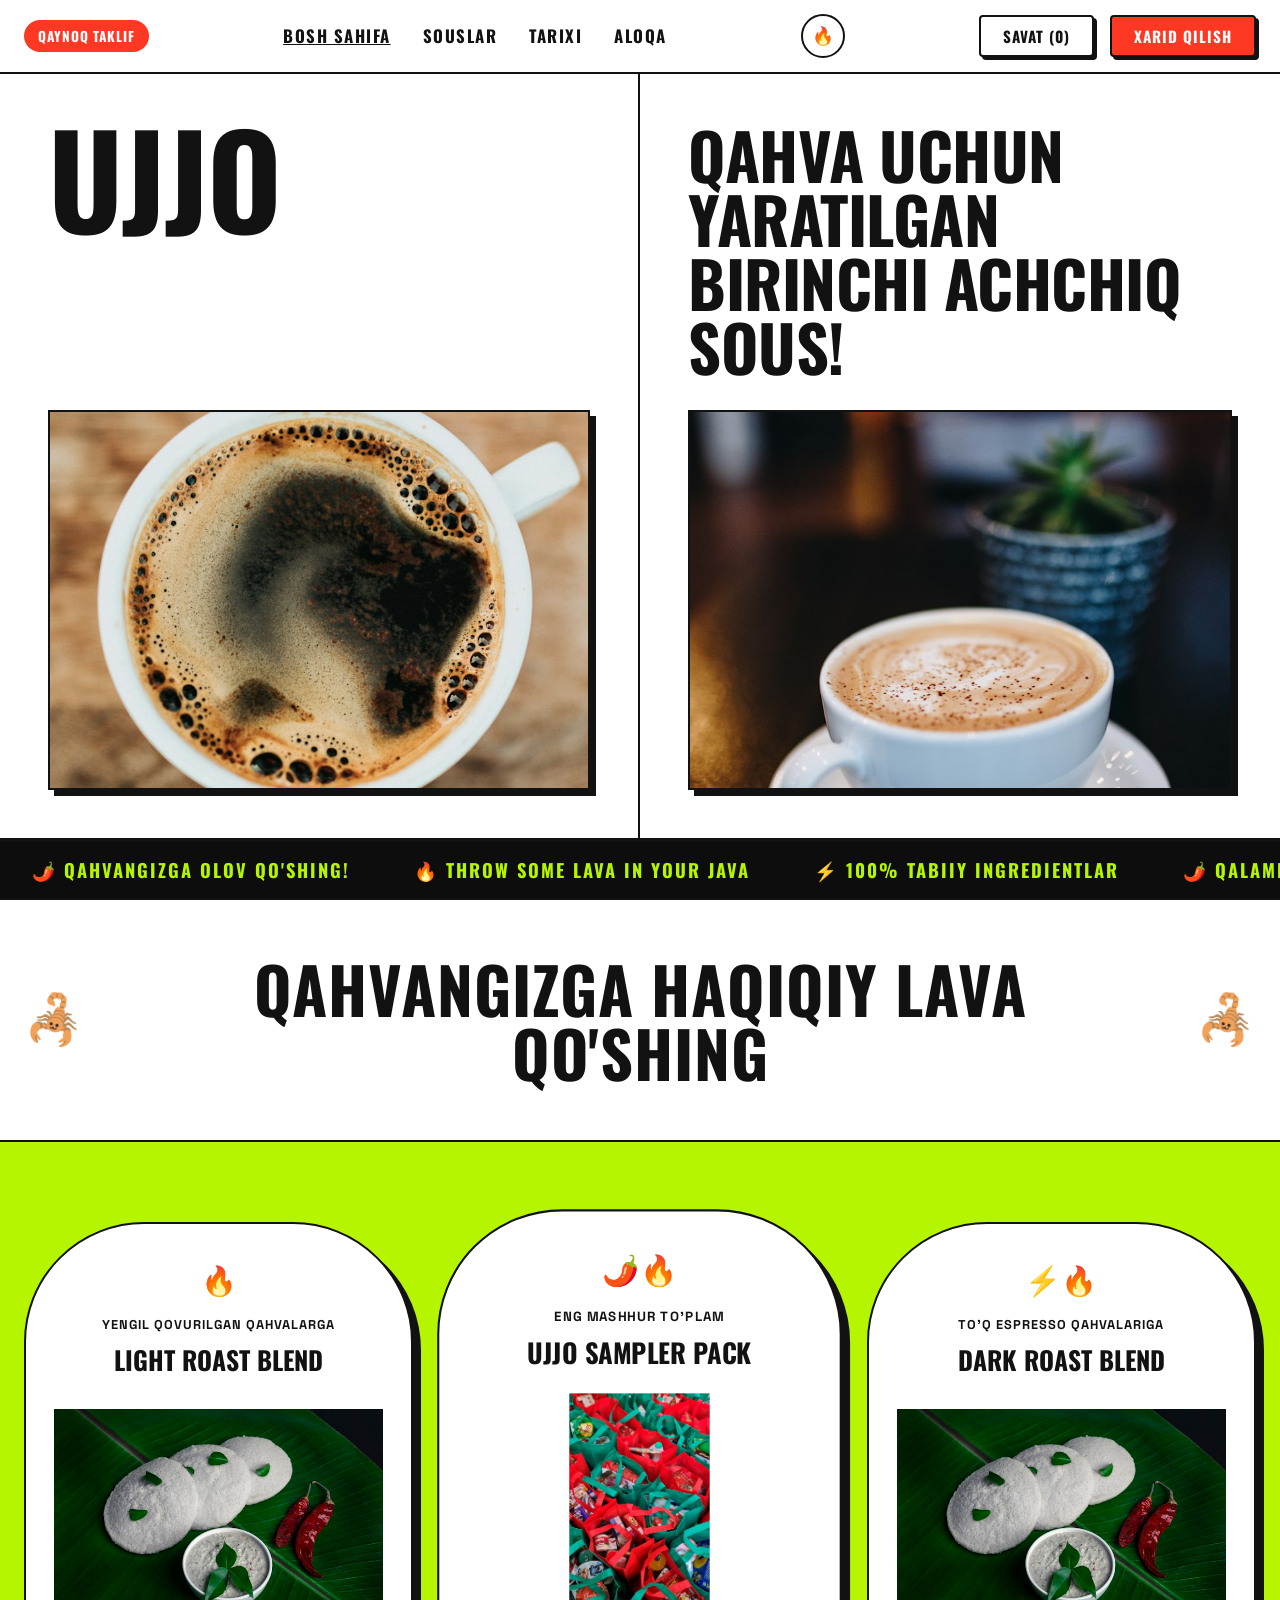
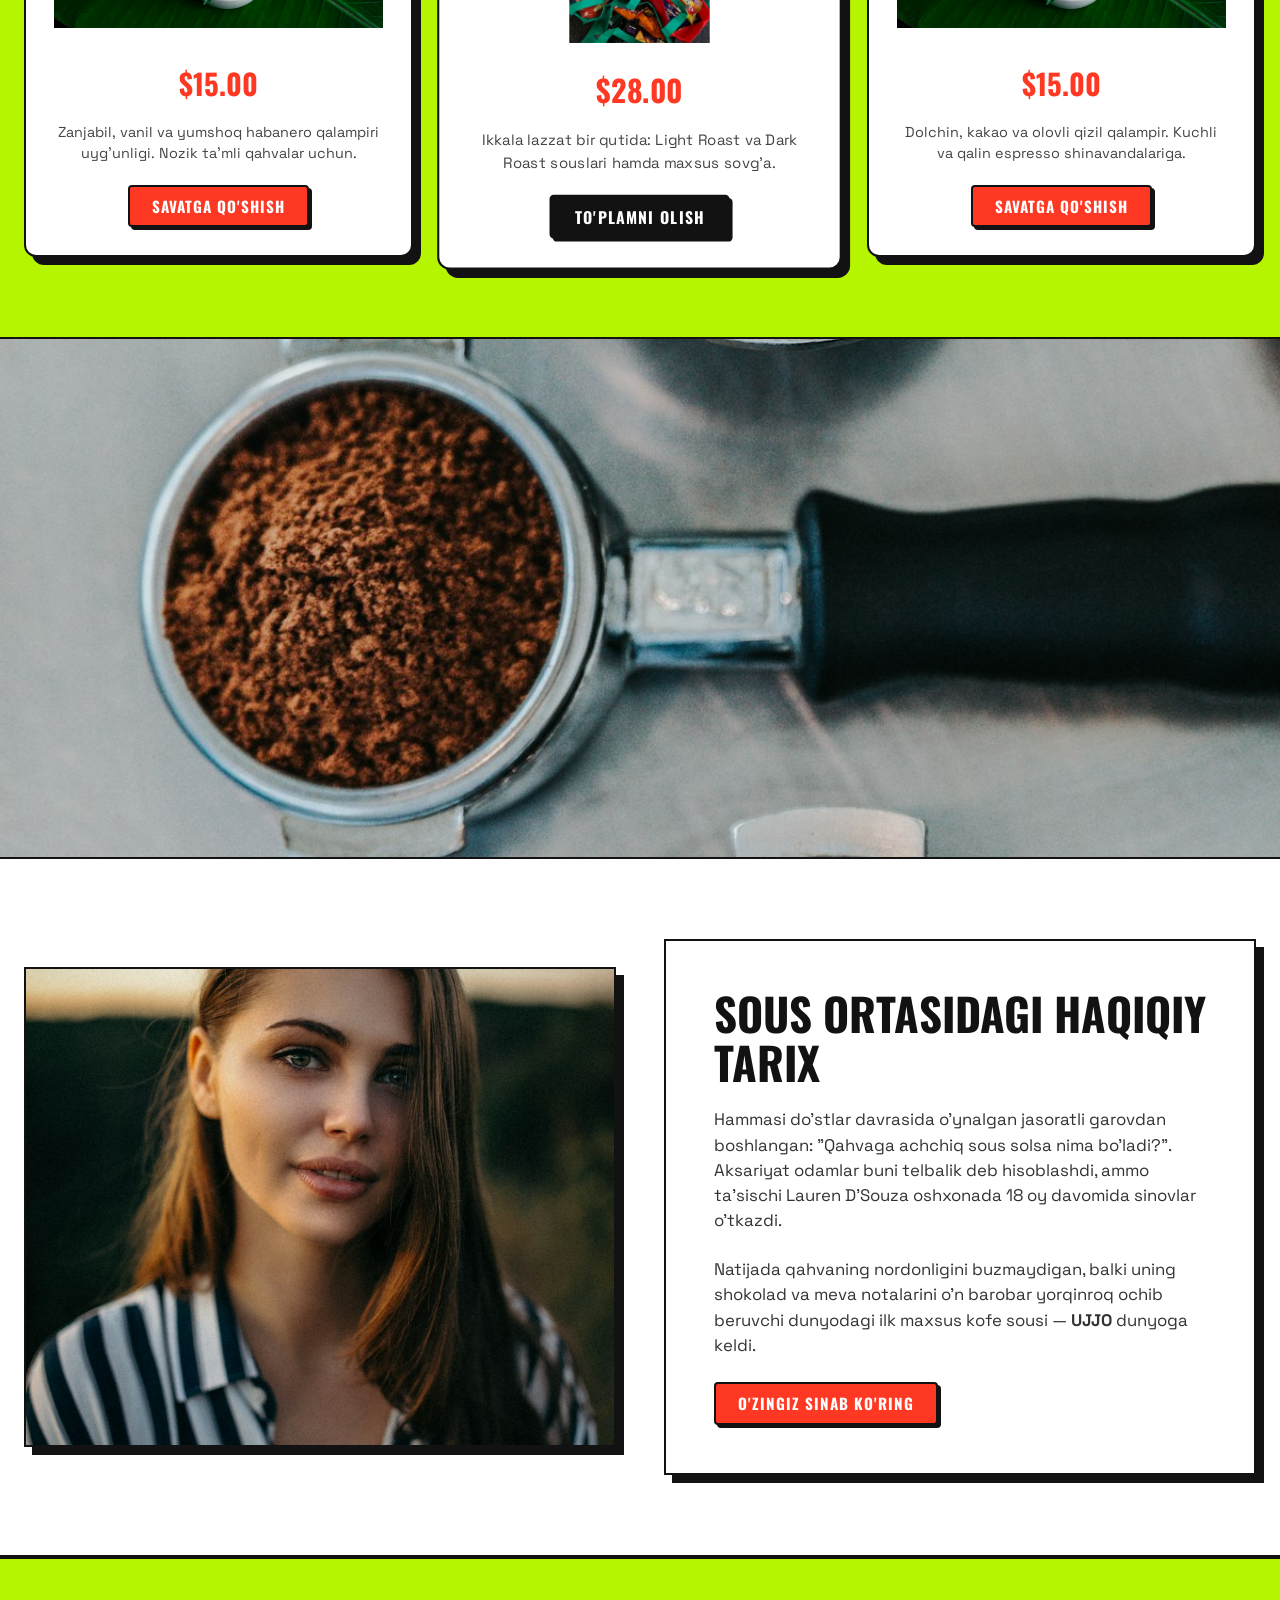
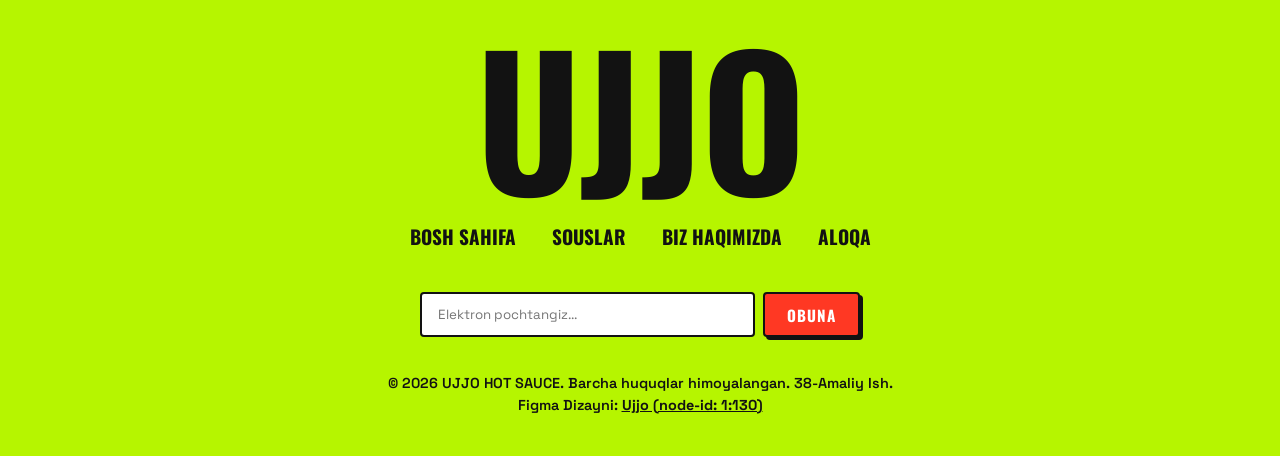
<file: index.html>
<!DOCTYPE html>
<html lang="uz">
<head>
  <meta charset="UTF-8">
  <meta name="viewport" content="width=device-width, initial-scale=1.0">
  <title>UJJO — Qahva Uchun Maxsus Yaratilgan Birinchi Achchiq Sous</title>
  <meta name="description" content="Eksklyuziv achchiq sous — qahvangizga haqiqiy lava qo'shing! Tabiiy xushbo'y qalampir va vanilli karamel uyg'unligi — UJJO (38-Amaliy Ish).">
  
  <link rel="preconnect" href="https://fonts.googleapis.com">
  <link rel="preconnect" href="https://fonts.gstatic.com" crossorigin>
  <link href="https://fonts.googleapis.com/css2?family=Oswald:wght@600;700;800;900&family=Space+Grotesk:wght@500;700&display=swap" rel="stylesheet">
  
  <link rel="stylesheet" href="css/styles.css">
  <link rel="icon" type="image/png" href="figma_preview.png">
</head>
<body>

  <!-- SAYT SARLAVHASI (HEADER) -->
  <header class="site-header">
    <div class="container header-inner">
      <div class="badge-pill">Qaynoq Taklif</div>

      <ul class="header-nav">
        <li><a href="index.html" style="text-decoration: underline; font-weight: 700;">Bosh sahifa</a></li>
        <li><a href="shop.html">Souslar</a></li>
        <li><a href="story.html">Tarixi</a></li>
        <li><a href="contact.html">Aloqa</a></li>
      </ul>

      <div class="rotating-medal">🔥</div>

      <div style="display: flex; gap: 16px; align-items: center;">
        <button id="ujjoCartBtn" class="btn-shop" style="background: #ffffff; color: #121212;">Savat (0)</button>
        <a href="#sauces" class="btn-shop">Xarid qilish</a>
      </div>
    </div>
  </header>

  <main>
    <!-- HERO SECTION -->
    <section class="hero-section">
      <div class="hero-grid">
        <div class="hero-left">
          <div class="brand-giant-wordmark">UJJO</div>
          <div class="hero-img-box">
            <img src="assets/hero-bottle-table.jpg" alt="Ujjo qahva stolidagi sous shishasi">
          </div>
        </div>

        <div class="hero-right">
          <h1 class="hero-tagline">
            QAHVA UCHUN YARATILGAN BIRINCHI ACHCHIQ SOUS!
          </h1>
          <div class="hero-img-box">
            <img src="assets/hero-bottle-hand.jpg" alt="Ujjo shishasi qo'lda">
          </div>
        </div>
      </div>
    </section>

    <!-- HARAKATLANUVCHI MARQUEE LENTA -->
    <div class="ticker-wrap">
      <div class="ticker-move">
        <div class="ticker-item">🌶️ QAHVANGIZGA OLOV QO'SHING!</div>
        <div class="ticker-item">🔥 THROW SOME LAVA IN YOUR JAVA</div>
        <div class="ticker-item">⚡ 100% TABIIY INGREDIENTLAR</div>
        <div class="ticker-item">🌶️ QALAMPIR VA KARAMEL UYG'UNLIGI</div>
        <div class="ticker-item">🔥 QAHVANGIZGA OLOV QO'SHING!</div>
        <div class="ticker-item">⚡ THROW SOME LAVA IN YOUR JAVA</div>
      </div>
    </div>

    <!-- BANNER: THROW SOME LAVA -->
    <section class="lava-banner">
      <div class="scorpion-icon">🦂</div>
      <h2 class="lava-title">QAHVANGIZGA HAQIQIY LAVA QO'SHING</h2>
      <div class="scorpion-icon">🦂</div>
    </section>

    <!-- MAHSULOTLAR VITRINASI (LIME SECTION) -->
    <section id="sauces" class="products-section">
      <div class="container">
        <div class="products-grid">
          <!-- CARD 1 -->
          <div class="product-arch-card">
            <div class="card-top-icon">🔥</div>
            <span class="card-category">Yengil Qovurilgan Qahvalarga</span>
            <h3 class="card-title">LIGHT ROAST BLEND</h3>
            <div class="card-thumb">
              <img src="assets/product-light.jpg" alt="Light Roast Blend">
            </div>
            <div class="card-price">$15.00</div>
            <p style="font-size: 0.9rem; margin-bottom: 20px; color: #444;">
              Zanjabil, vanil va yumshoq habanero qalampiri uyg'unligi. Nozik ta'mli qahvalar uchun.
            </p>
            <button class="btn-shop buy-btn" data-product="Light Roast Blend" data-price="15.00">
              Savatga Qo'shish
            </button>
          </div>

          <!-- CARD 2 -->
          <div class="product-arch-card" style="transform: scale(1.04);">
            <div class="card-top-icon">🌶️🔥</div>
            <span class="card-category">Eng Mashhur To'plam</span>
            <h3 class="card-title">UJJO SAMPLER PACK</h3>
            <div class="card-thumb">
              <img src="assets/product-sampler.jpg" alt="Ujjo Sampler Pack">
            </div>
            <div class="card-price">$28.00</div>
            <p style="font-size: 0.9rem; margin-bottom: 20px; color: #444;">
              Ikkala lazzat bir qutida: Light Roast va Dark Roast souslari hamda maxsus sovg'a.
            </p>
            <button class="btn-shop buy-btn" data-product="Ujjo Sampler Pack" data-price="28.00" style="background: #121212; color: #ffffff;">
              To'plamni Olish
            </button>
          </div>

          <!-- CARD 3 -->
          <div class="product-arch-card">
            <div class="card-top-icon">⚡🔥</div>
            <span class="card-category">To'q Espresso Qahvalariga</span>
            <h3 class="card-title">DARK ROAST BLEND</h3>
            <div class="card-thumb">
              <img src="assets/product-dark.jpg" alt="Dark Roast Blend">
            </div>
            <div class="card-price">$15.00</div>
            <p style="font-size: 0.9rem; margin-bottom: 20px; color: #444;">
              Dolchin, kakao va olovli qizil qalampir. Kuchli va qalin espresso shinavandalariga.
            </p>
            <button class="btn-shop buy-btn" data-product="Dark Roast Blend" data-price="15.00">
              Savatga Qo'shish
            </button>
          </div>
        </div>
      </div>
    </section>

    <!-- HARAKATDAGI QUYILISH SHOTI (ACTION SHOT) -->
    <section class="action-shot-section">
      <img src="assets/pouring-coffee.jpg" alt="Ujjo sousini qaynoq qahvaga quyish jarayoni">
    </section>

    <!-- SOUS TARIXI (THE STORY BEHIND THE SAUCE) -->
    <section id="story" class="story-section">
      <div class="container story-grid">
        <div class="story-media">
          <img src="assets/founder.jpg" alt="Lauren D'Souza — Ujjo Ta'sischisi">
        </div>

        <div class="story-box-frame">
          <h2 class="story-title">SOUS ORTASIDAGI HAQIQIY TARIX</h2>
          <p class="story-desc">
            Hammasi do'stlar davrasida o'ynalgan jasoratli garovdan boshlangan: "Qahvaga achchiq sous solsa nima bo'ladi?". Aksariyat odamlar buni telbalik deb hisoblashdi, ammo ta'sischi Lauren D'Souza oshxonada 18 oy davomida sinovlar o'tkazdi.
          </p>
          <p class="story-desc">
            Natijada qahvaning nordonligini buzmaydigan, balki uning shokolad va meva notalarini o'n barobar yorqinroq ochib beruvchi dunyodagi ilk maxsus kofe sousi — <strong>UJJO</strong> dunyoga keldi.
          </p>
          <a href="#sauces" class="btn-shop" style="display: inline-block;">O'zingiz Sinab Ko'ring</a>
        </div>
      </div>
    </section>
  </main>

  <!-- GIGANT LIME FUTER (FOOTER) -->
  <footer id="footer" class="site-footer">
    <div class="container">
      <div class="giant-footer-logo">UJJO</div>

      <ul class="footer-nav">
        <li><a href="index.html">Bosh sahifa</a></li>
        <li><a href="shop.html">Souslar</a></li>
        <li><a href="story.html">Biz Haqimizda</a></li>
        <li><a href="contact.html">Aloqa</a></li>
      </ul>

      <div style="max-width: 440px; margin: 0 auto 36px;">
        <form id="ujjoNewsletterForm" style="display: flex; gap: 8px;">
          <input type="email" placeholder="Elektron pochtangiz..." required style="flex-grow: 1; padding: 12px 16px; border: 2px solid #121212; border-radius: 4px; font-family: inherit;">
          <button type="submit" class="btn-shop">Obuna</button>
        </form>
      </div>

      <div class="footer-copy">
        © 2026 UJJO HOT SAUCE. Barcha huquqlar himoyalangan. 38-Amaliy Ish.<br>
        Figma Dizayni: <a href="https://www.figma.com/file/bfuerSMKMDh802FWCSWioB/Ujjo?node-id=1:130" target="_blank" rel="noopener" style="text-decoration: underline; font-weight: 700;">Ujjo (node-id: 1:130)</a>
      </div>
    </div>
  </footer>

  <script src="js/main.js"></script>
</body>
</html>
</file>
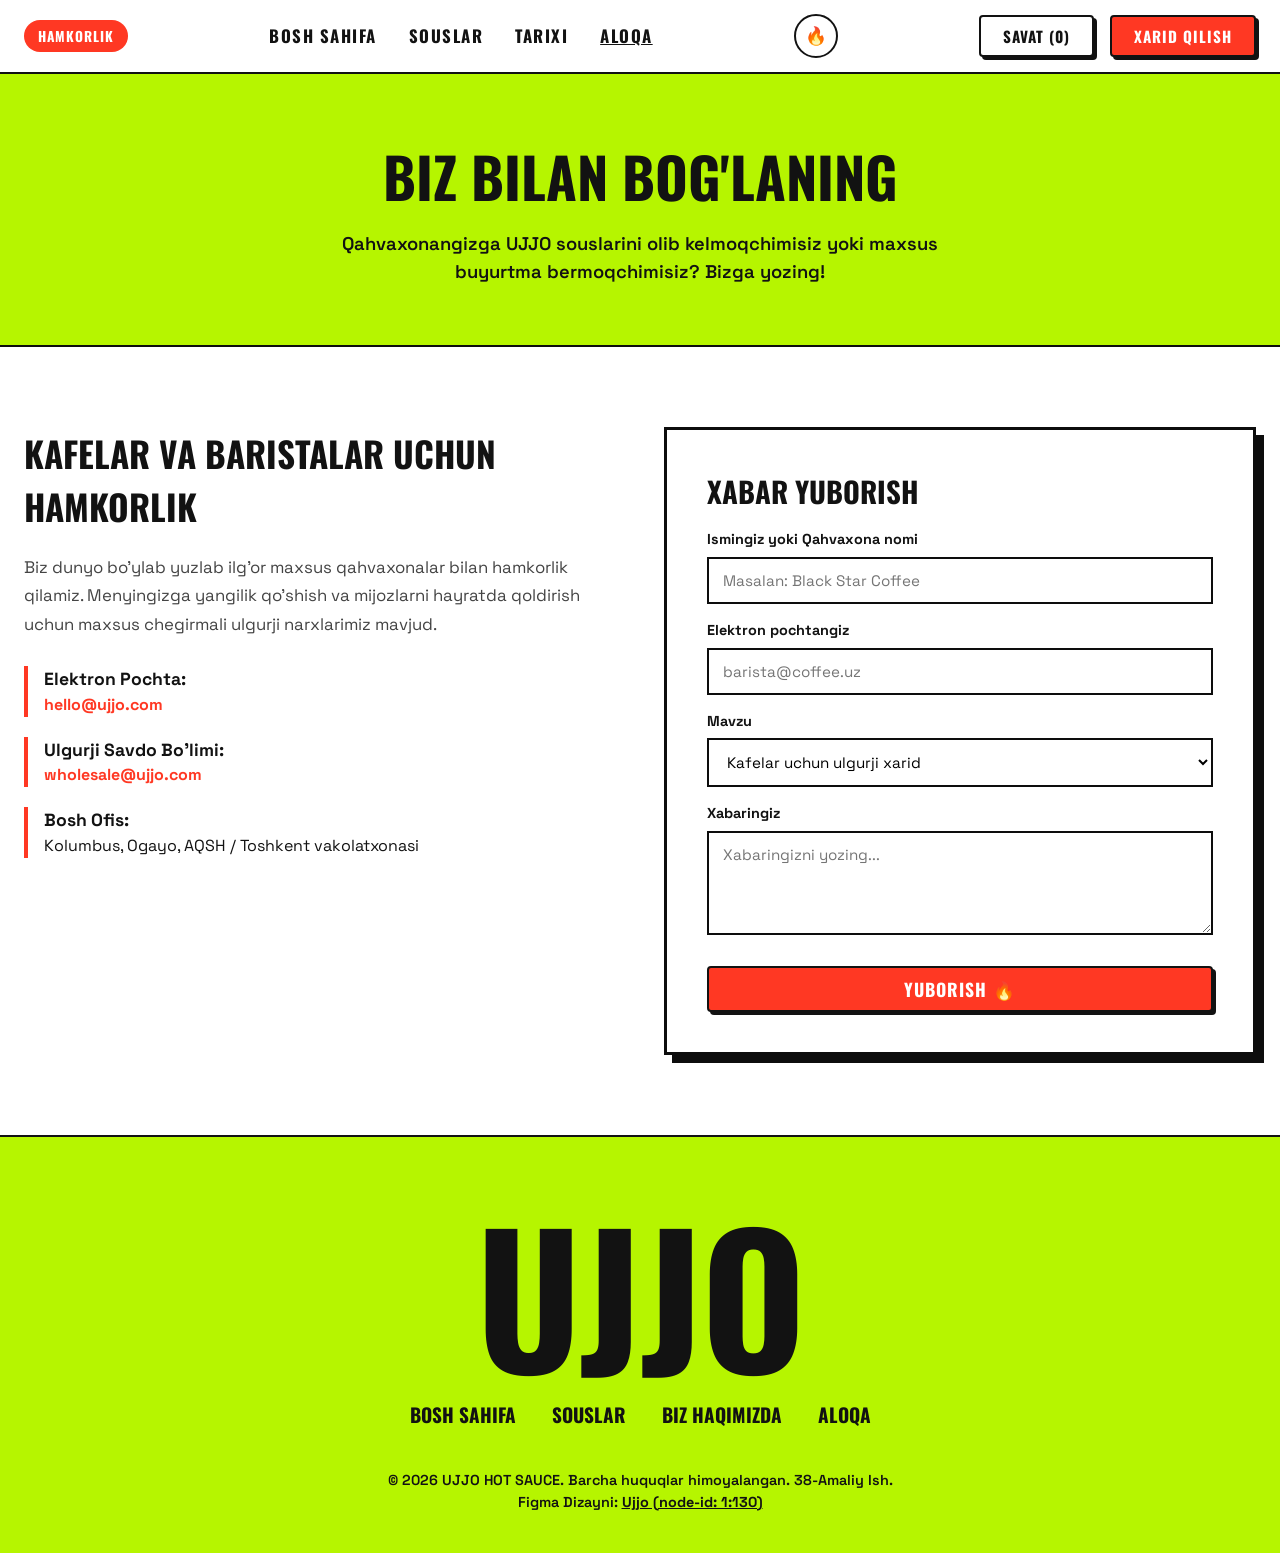
<file: contact.html>
<!DOCTYPE html>
<html lang="uz">
<head>
  <meta charset="UTF-8">
  <meta name="viewport" content="width=device-width, initial-scale=1.0">
  <title>Aloqa va Hamkorlik — UJJO Hot Sauce</title>
  <meta name="description" content="UJJO bilan bog'lanish, kafelar va distribyutorlar uchun ulgurji yetkazib berish bo'yicha hamkorlik.">
  
  <link rel="preconnect" href="https://fonts.googleapis.com">
  <link rel="preconnect" href="https://fonts.gstatic.com" crossorigin>
  <link href="https://fonts.googleapis.com/css2?family=Oswald:wght@600;700;800;900&family=Space+Grotesk:wght@500;700&display=swap" rel="stylesheet">
  
  <link rel="stylesheet" href="css/styles.css">
  <link rel="icon" type="image/png" href="figma_preview.png">
</head>
<body>

  <!-- HEADER -->
  <header class="site-header">
    <div class="container header-inner">
      <div class="badge-pill">Hamkorlik</div>

      <ul class="header-nav">
        <li><a href="index.html">Bosh sahifa</a></li>
        <li><a href="shop.html">Souslar</a></li>
        <li><a href="story.html">Tarixi</a></li>
        <li><a href="contact.html" style="text-decoration: underline; font-weight: 700;">Aloqa</a></li>
      </ul>

      <div class="rotating-medal">🔥</div>

      <div style="display: flex; gap: 16px; align-items: center;">
        <button id="ujjoCartBtn" class="btn-shop" style="background: #ffffff; color: #121212;">Savat (0)</button>
        <a href="shop.html" class="btn-shop">Xarid qilish</a>
      </div>
    </div>
  </header>

  <main>
    <!-- HERO TITLE -->
    <section style="background: var(--color-lime); border-bottom: 2px solid var(--color-dark); padding: 60px 0; text-align: center;">
      <div class="container">
        <h1 style="font-family: var(--font-display); font-size: 3.5rem; font-weight: 900; text-transform: uppercase; margin-bottom: 12px;">
          BIZ BILAN BOG'LANING
        </h1>
        <p style="font-size: 1.15rem; font-weight: 600; max-width: 650px; margin: 0 auto;">
          Qahvaxonangizga UJJO souslarini olib kelmoqchimisiz yoki maxsus buyurtma bermoqchimisiz? Bizga yozing!
        </p>
      </div>
    </section>

    <!-- CONTACT GRID -->
    <section style="padding: 80px 0;">
      <div class="container">
        <div style="display: grid; grid-template-columns: 1fr 1fr; gap: 48px;">
          
          <!-- INFO COLUMN -->
          <div>
            <h2 style="font-family: var(--font-display); font-size: 2.2rem; margin-bottom: 20px;">
              KAFELAR VA BARISTALAR UCHUN HAMKORLIK
            </h2>
            <p style="color: #444; font-size: 1.05rem; line-height: 1.7; margin-bottom: 28px;">
              Biz dunyo bo'ylab yuzlab ilg'or maxsus qahvaxonalar bilan hamkorlik qilamiz. Menyingizga yangilik qo'shish va mijozlarni hayratda qoldirish uchun maxsus chegirmali ulgurji narxlarimiz mavjud.
            </p>

            <div style="display: flex; flex-direction: column; gap: 20px; margin-bottom: 32px;">
              <div style="border-left: 4px solid var(--color-fire); padding-left: 16px;">
                <div style="font-weight: 700; font-size: 1.1rem;">Elektron Pochta:</div>
                <a href="mailto:hello@ujjo.com" style="color: var(--color-fire); font-weight: 700;">hello@ujjo.com</a>
              </div>

              <div style="border-left: 4px solid var(--color-fire); padding-left: 16px;">
                <div style="font-weight: 700; font-size: 1.1rem;">Ulgurji Savdo Bo'limi:</div>
                <a href="mailto:wholesale@ujjo.com" style="color: var(--color-fire); font-weight: 700;">wholesale@ujjo.com</a>
              </div>

              <div style="border-left: 4px solid var(--color-fire); padding-left: 16px;">
                <div style="font-weight: 700; font-size: 1.1rem;">Bosh Ofis:</div>
                <div>Kolumbus, Ogayo, AQSH / Toshkent vakolatxonasi</div>
              </div>
            </div>
          </div>

          <!-- FORM COLUMN -->
          <div style="border: 3px solid var(--color-dark); box-shadow: 8px 8px 0px var(--color-dark); padding: 40px; background: white;">
            <h3 style="font-family: var(--font-display); font-size: 1.8rem; margin-bottom: 16px;">XABAR YUBORISH</h3>
            <form onsubmit="event.preventDefault(); alert('Xabaringiz uchun tashakkur! Ujjo jamoasi tez orada siz bilan bog\'lanadi.'); this.reset();">
              <div style="margin-bottom: 16px;">
                <label style="display: block; font-weight: 700; margin-bottom: 6px; font-size: 0.9rem;">Ismingiz yoki Qahvaxona nomi</label>
                <input type="text" required placeholder="Masalan: Black Star Coffee" style="width: 100%; padding: 12px 14px; border: 2px solid var(--color-dark); font-family: inherit; font-size: 0.95rem; outline: none;">
              </div>

              <div style="margin-bottom: 16px;">
                <label style="display: block; font-weight: 700; margin-bottom: 6px; font-size: 0.9rem;">Elektron pochtangiz</label>
                <input type="email" required placeholder="barista@coffee.uz" style="width: 100%; padding: 12px 14px; border: 2px solid var(--color-dark); font-family: inherit; font-size: 0.95rem; outline: none;">
              </div>

              <div style="margin-bottom: 16px;">
                <label style="display: block; font-weight: 700; margin-bottom: 6px; font-size: 0.9rem;">Mavzu</label>
                <select style="width: 100%; padding: 12px 14px; border: 2px solid var(--color-dark); font-family: inherit; font-size: 0.95rem; outline: none; background: white;">
                  <option>Kafelar uchun ulgurji xarid</option>
                  <option>Chakana xarid bo'yicha savol</option>
                  <option>Matbuot va OAV hamkorligi</option>
                  <option>Boshqa taklif</option>
                </select>
              </div>

              <div style="margin-bottom: 24px;">
                <label style="display: block; font-weight: 700; margin-bottom: 6px; font-size: 0.9rem;">Xabaringiz</label>
                <textarea rows="4" required placeholder="Xabaringizni yozing..." style="width: 100%; padding: 12px 14px; border: 2px solid var(--color-dark); font-family: inherit; font-size: 0.95rem; outline: none; resize: vertical;"></textarea>
              </div>

              <button type="submit" class="btn-shop" style="width: 100%; font-size: 1.1rem; text-align: center;">
                YUBORISH 🔥
              </button>
            </form>
          </div>

        </div>
      </div>
    </section>
  </main>

  <!-- FOOTER -->
  <footer id="footer" class="site-footer">
    <div class="container">
      <div class="giant-footer-logo">UJJO</div>

      <ul class="footer-nav">
        <li><a href="index.html">Bosh sahifa</a></li>
        <li><a href="shop.html">Souslar</a></li>
        <li><a href="story.html">Biz Haqimizda</a></li>
        <li><a href="contact.html">Aloqa</a></li>
      </ul>

      <div class="footer-copy">
        © 2026 UJJO HOT SAUCE. Barcha huquqlar himoyalangan. 38-Amaliy Ish.<br>
        Figma Dizayni: <a href="https://www.figma.com/file/bfuerSMKMDh802FWCSWioB/Ujjo?node-id=1:130" target="_blank" rel="noopener" style="text-decoration: underline; font-weight: 700;">Ujjo (node-id: 1:130)</a>
      </div>
    </div>
  </footer>

  <script src="js/main.js"></script>
</body>
</html>
</file>
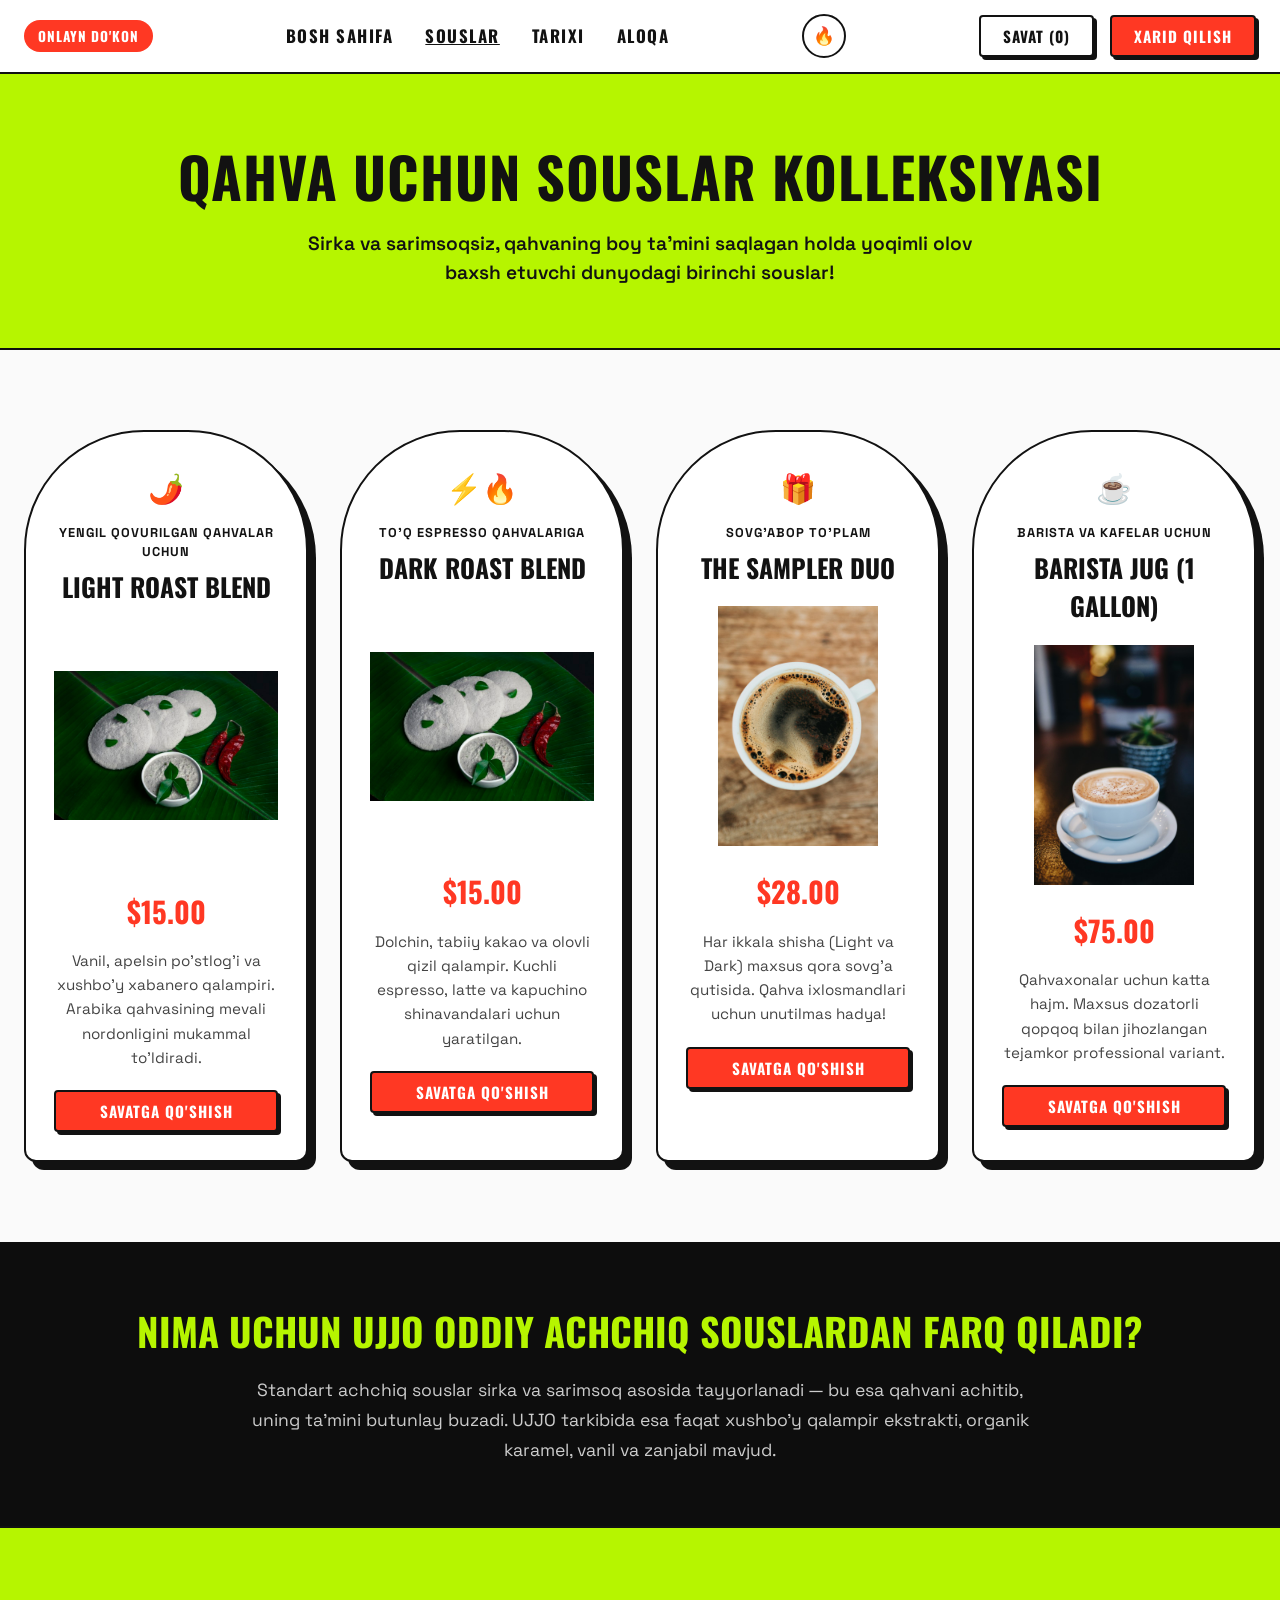
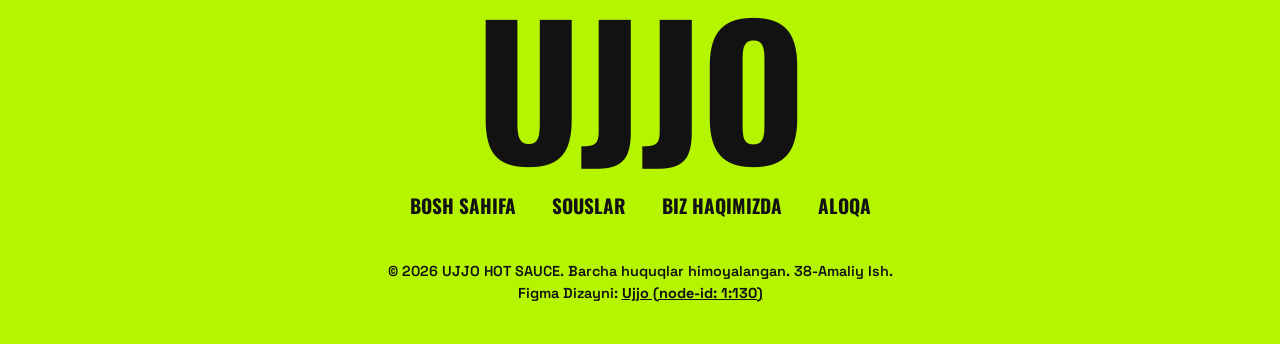
<file: shop.html>
<!DOCTYPE html>
<html lang="uz">
<head>
  <meta charset="UTF-8">
  <meta name="viewport" content="width=device-width, initial-scale=1.0">
  <title>Do'kon — UJJO Hot Sauce</title>
  <meta name="description" content="UJJO maxsus achchiq souslarining to'liq katalogi: Light Roast, Dark Roast, Sampler to'plamlari va Barista Edition.">
  
  <link rel="preconnect" href="https://fonts.googleapis.com">
  <link rel="preconnect" href="https://fonts.gstatic.com" crossorigin>
  <link href="https://fonts.googleapis.com/css2?family=Oswald:wght@600;700;800;900&family=Space+Grotesk:wght@500;700&display=swap" rel="stylesheet">
  
  <link rel="stylesheet" href="css/styles.css">
  <link rel="icon" type="image/png" href="figma_preview.png">
</head>
<body>

  <!-- HEADER -->
  <header class="site-header">
    <div class="container header-inner">
      <div class="badge-pill">Onlayn Do'kon</div>

      <ul class="header-nav">
        <li><a href="index.html">Bosh sahifa</a></li>
        <li><a href="shop.html" style="text-decoration: underline; font-weight: 700;">Souslar</a></li>
        <li><a href="story.html">Tarixi</a></li>
        <li><a href="contact.html">Aloqa</a></li>
      </ul>

      <div class="rotating-medal">🔥</div>

      <div style="display: flex; gap: 16px; align-items: center;">
        <button id="ujjoCartBtn" class="btn-shop" style="background: #ffffff; color: #121212;">Savat (0)</button>
        <a href="#products-list" class="btn-shop">Xarid qilish</a>
      </div>
    </div>
  </header>

  <main>
    <!-- HERO TITLE -->
    <section style="background: var(--color-lime); border-bottom: 2px solid var(--color-dark); padding: 60px 0; text-align: center;">
      <div class="container">
        <h1 style="font-family: var(--font-display); font-size: 3.5rem; font-weight: 900; text-transform: uppercase; margin-bottom: 12px; letter-spacing: 1px;">
          Qahva Uchun Souslar Kolleksiyasi
        </h1>
        <p style="font-size: 1.2rem; font-weight: 600; max-width: 700px; margin: 0 auto;">
          Sirka va sarimsoqsiz, qahvaning boy ta'mini saqlagan holda yoqimli olov baxsh etuvchi dunyodagi birinchi souslar!
        </p>
      </div>
    </section>

    <!-- SHOP CATALOG GRID -->
    <section id="products-list" style="padding: 80px 0; background: #fafafa;">
      <div class="container">
        <div style="display: grid; grid-template-columns: repeat(auto-fit, minmax(280px, 1fr)); gap: 32px;">
          
          <!-- PRODUCT 1 -->
          <div class="product-arch-card" style="background: white;">
            <div class="card-top-icon">🌶️</div>
            <span class="card-category">Yengil Qovurilgan Qahvalar Uchun</span>
            <h3 class="card-title">LIGHT ROAST BLEND</h3>
            <div class="card-thumb">
              <img src="assets/product-light.jpg" alt="Light Roast Blend">
            </div>
            <div class="card-price">$15.00</div>
            <p style="font-size: 0.95rem; margin-bottom: 20px; color: #444; line-height: 1.6;">
              Vanil, apelsin po'stlog'i va xushbo'y xabanero qalampiri. Arabika qahvasining mevali nordonligini mukammal to'ldiradi.
            </p>
            <button class="btn-shop buy-btn" data-product="Light Roast Blend" data-price="15.00" style="width: 100%;">
              Savatga Qo'shish
            </button>
          </div>

          <!-- PRODUCT 2 -->
          <div class="product-arch-card" style="background: white;">
            <div class="card-top-icon">⚡🔥</div>
            <span class="card-category">To'q Espresso Qahvalariga</span>
            <h3 class="card-title">DARK ROAST BLEND</h3>
            <div class="card-thumb">
              <img src="assets/product-dark.jpg" alt="Dark Roast Blend">
            </div>
            <div class="card-price">$15.00</div>
            <p style="font-size: 0.95rem; margin-bottom: 20px; color: #444; line-height: 1.6;">
              Dolchin, tabiiy kakao va olovli qizil qalampir. Kuchli espresso, latte va kapuchino shinavandalari uchun yaratilgan.
            </p>
            <button class="btn-shop buy-btn" data-product="Dark Roast Blend" data-price="15.00" style="width: 100%;">
              Savatga Qo'shish
            </button>
          </div>

          <!-- PRODUCT 3 -->
          <div class="product-arch-card" style="background: white;">
            <div class="card-top-icon">🎁</div>
            <span class="card-category">Sovg'abop To'plam</span>
            <h3 class="card-title">THE SAMPLER DUO</h3>
            <div class="card-thumb">
              <img src="assets/hero-bottle-table.jpg" alt="The Sampler Duo">
            </div>
            <div class="card-price">$28.00</div>
            <p style="font-size: 0.95rem; margin-bottom: 20px; color: #444; line-height: 1.6;">
              Har ikkala shisha (Light va Dark) maxsus qora sovg'a qutisida. Qahva ixlosmandlari uchun unutilmas hadya!
            </p>
            <button class="btn-shop buy-btn" data-product="The Sampler Duo" data-price="28.00" style="width: 100%;">
              Savatga Qo'shish
            </button>
          </div>

          <!-- PRODUCT 4 -->
          <div class="product-arch-card" style="background: white;">
            <div class="card-top-icon">☕</div>
            <span class="card-category">Barista va Kafelar Uchun</span>
            <h3 class="card-title">BARISTA JUG (1 GALLON)</h3>
            <div class="card-thumb">
              <img src="assets/hero-bottle-hand.jpg" alt="Barista Edition">
            </div>
            <div class="card-price">$75.00</div>
            <p style="font-size: 0.95rem; margin-bottom: 20px; color: #444; line-height: 1.6;">
              Qahvaxonalar uchun katta hajm. Maxsus dozatorli qopqoq bilan jihozlangan tejamkor professional variant.
            </p>
            <button class="btn-shop buy-btn" data-product="Barista Jug" data-price="75.00" style="width: 100%;">
              Savatga Qo'shish
            </button>
          </div>

        </div>
      </div>
    </section>

    <!-- INGREDIENTS BANNER -->
    <section style="background: var(--color-dark); color: white; padding: 60px 0; text-align: center;">
      <div class="container">
        <h2 style="font-family: var(--font-display); font-size: 2.4rem; margin-bottom: 16px; color: var(--color-lime);">
          NIMA UCHUN UJJO ODDIY ACHCHIQ SOUSLARDAN FARQ QILADI?
        </h2>
        <p style="max-width: 800px; margin: 0 auto; font-size: 1.1rem; color: #ccc; line-height: 1.7;">
          Standart achchiq souslar sirka va sarimsoq asosida tayyorlanadi — bu esa qahvani achitib, uning ta'mini butunlay buzadi. UJJO tarkibida esa faqat xushbo'y qalampir ekstrakti, organik karamel, vanil va zanjabil mavjud.
        </p>
      </div>
    </section>
  </main>

  <!-- FOOTER -->
  <footer id="footer" class="site-footer">
    <div class="container">
      <div class="giant-footer-logo">UJJO</div>

      <ul class="footer-nav">
        <li><a href="index.html">Bosh sahifa</a></li>
        <li><a href="shop.html">Souslar</a></li>
        <li><a href="story.html">Biz Haqimizda</a></li>
        <li><a href="contact.html">Aloqa</a></li>
      </ul>

      <div class="footer-copy">
        © 2026 UJJO HOT SAUCE. Barcha huquqlar himoyalangan. 38-Amaliy Ish.<br>
        Figma Dizayni: <a href="https://www.figma.com/file/bfuerSMKMDh802FWCSWioB/Ujjo?node-id=1:130" target="_blank" rel="noopener" style="text-decoration: underline; font-weight: 700;">Ujjo (node-id: 1:130)</a>
      </div>
    </div>
  </footer>

  <script src="js/main.js"></script>
</body>
</html>
</file>
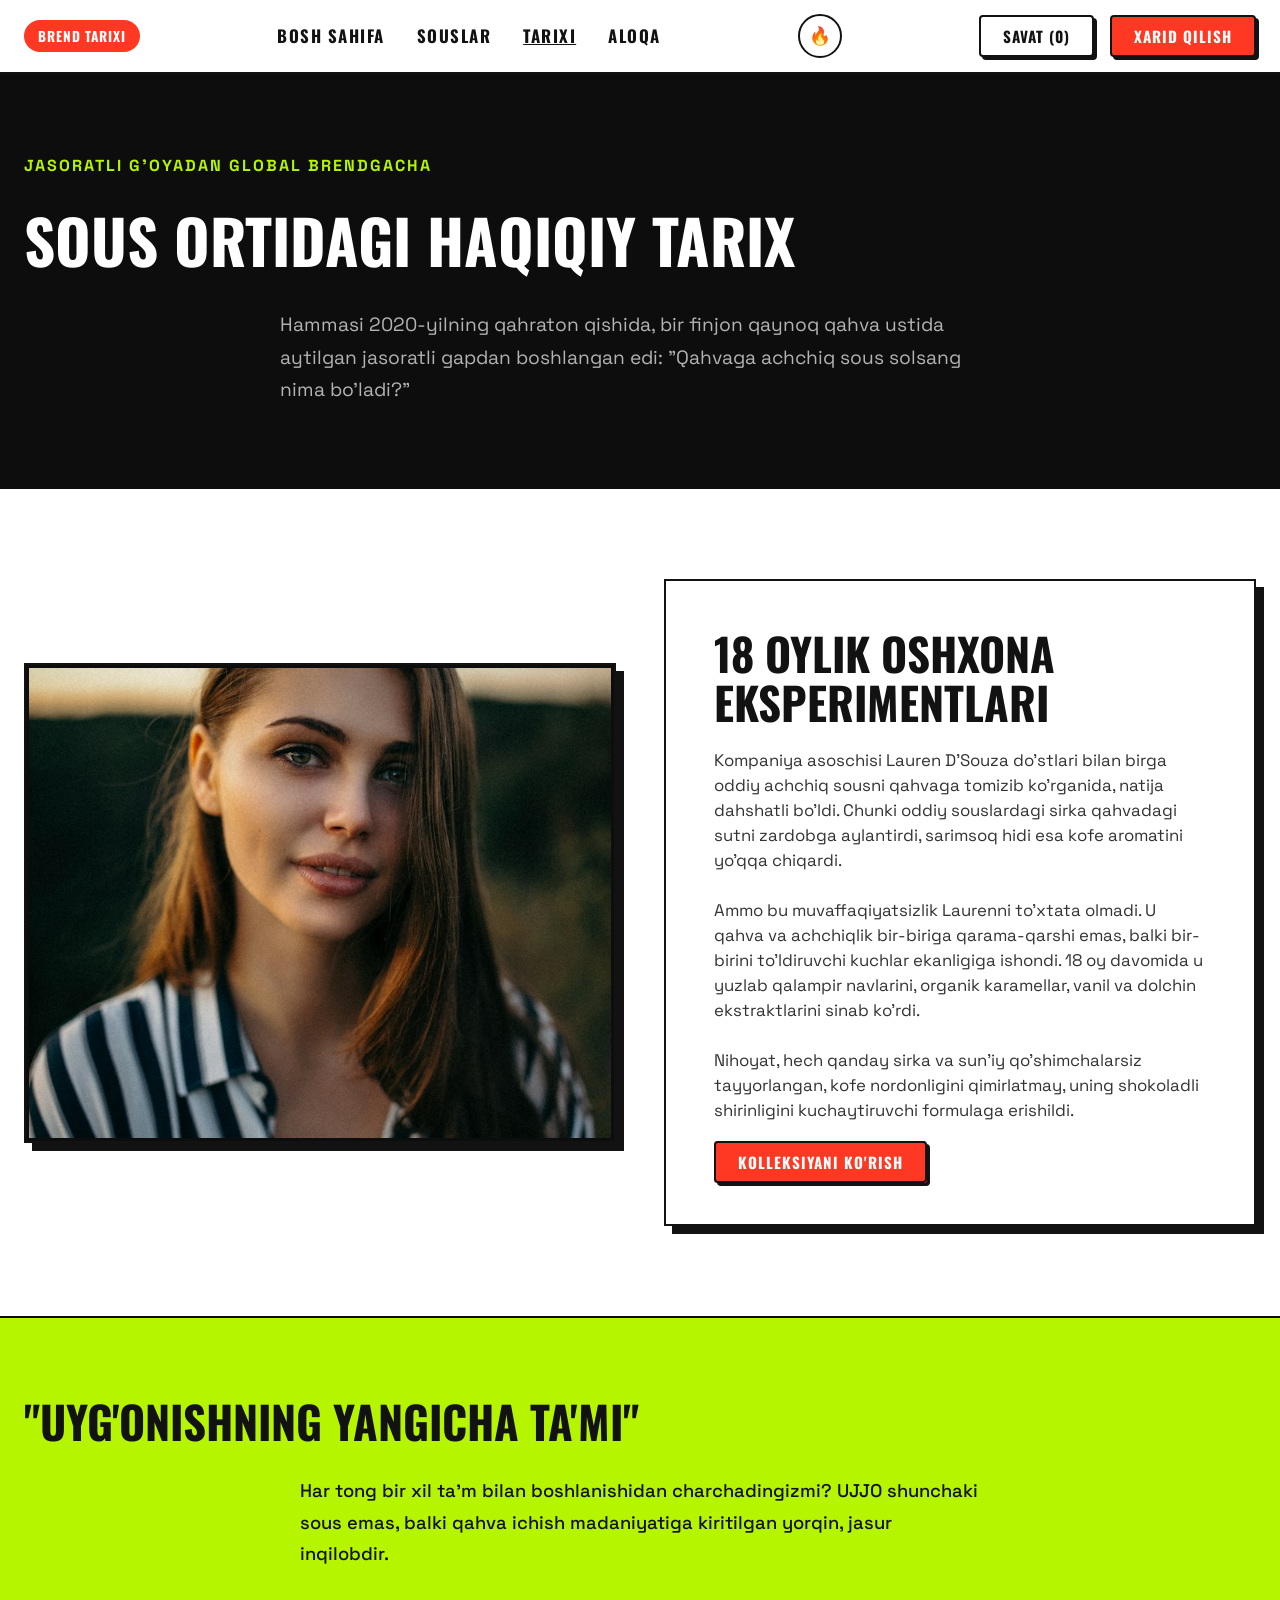
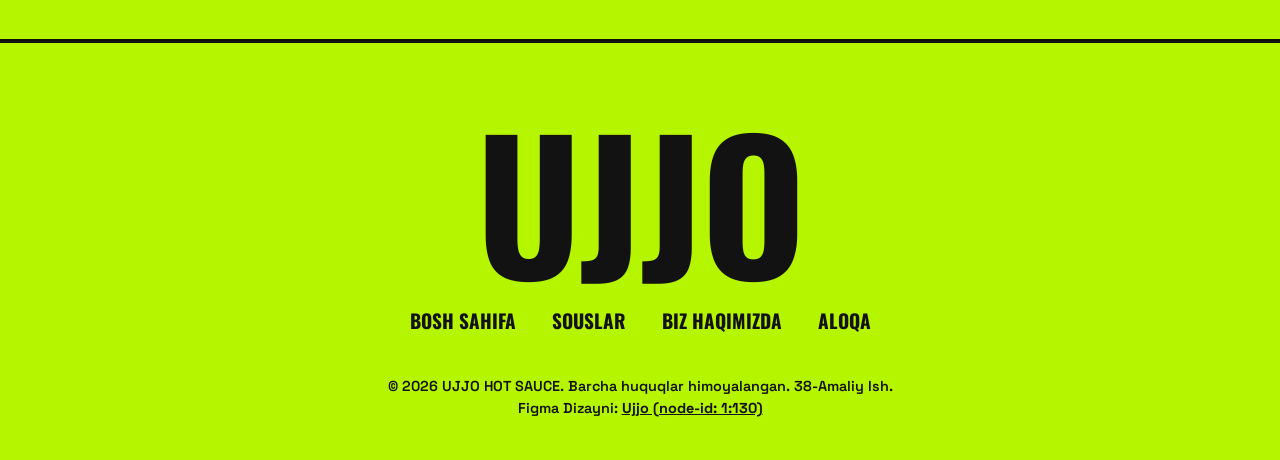
<file: story.html>
<!DOCTYPE html>
<html lang="uz">
<head>
  <meta charset="UTF-8">
  <meta name="viewport" content="width=device-width, initial-scale=1.0">
  <title>Bizning Tariximiz — UJJO Hot Sauce</title>
  <meta name="description" content="UJJO achchiq sousining yaratilish tarixi, Lauren D'Souza va qahva uchun maxsus ziravorlar fani.">
  
  <link rel="preconnect" href="https://fonts.googleapis.com">
  <link rel="preconnect" href="https://fonts.gstatic.com" crossorigin>
  <link href="https://fonts.googleapis.com/css2?family=Oswald:wght@600;700;800;900&family=Space+Grotesk:wght@500;700&display=swap" rel="stylesheet">
  
  <link rel="stylesheet" href="css/styles.css">
  <link rel="icon" type="image/png" href="figma_preview.png">
</head>
<body>

  <!-- HEADER -->
  <header class="site-header">
    <div class="container header-inner">
      <div class="badge-pill">Brend Tarixi</div>

      <ul class="header-nav">
        <li><a href="index.html">Bosh sahifa</a></li>
        <li><a href="shop.html">Souslar</a></li>
        <li><a href="story.html" style="text-decoration: underline; font-weight: 700;">Tarixi</a></li>
        <li><a href="contact.html">Aloqa</a></li>
      </ul>

      <div class="rotating-medal">🔥</div>

      <div style="display: flex; gap: 16px; align-items: center;">
        <button id="ujjoCartBtn" class="btn-shop" style="background: #ffffff; color: #121212;">Savat (0)</button>
        <a href="shop.html" class="btn-shop">Xarid qilish</a>
      </div>
    </div>
  </header>

  <main>
    <!-- HERO SECTION -->
    <section style="background: #0d0d0d; color: white; padding: 80px 0; border-bottom: 2px solid var(--color-dark);">
      <div class="container text-center">
        <span style="color: var(--color-lime); font-weight: 700; letter-spacing: 2px; text-transform: uppercase;">Jasoratli G'oyadan Global Brendgacha</span>
        <h1 style="font-family: var(--font-display); font-size: 3.8rem; font-weight: 900; margin: 16px 0 24px; text-transform: uppercase;">
          SOUS ORTIDAGI HAQIQIY TARIX
        </h1>
        <p style="font-size: 1.2rem; color: #b3b3b3; max-width: 720px; margin: 0 auto; line-height: 1.7;">
          Hammasi 2020-yilning qahraton qishida, bir finjon qaynoq qahva ustida aytilgan jasoratli gapdan boshlangan edi: "Qahvaga achchiq sous solsang nima bo'ladi?"
        </p>
      </div>
    </section>

    <!-- STORY CONTENT -->
    <section style="padding: 90px 0;">
      <div class="container">
        <div class="story-grid">
          <div class="story-media">
            <img src="assets/founder.jpg" alt="Lauren D'Souza" style="border: 3px solid var(--color-dark); box-shadow: 8px 8px 0px var(--color-dark);">
          </div>

          <div class="story-box-frame">
            <h2 class="story-title">18 OYLIK OSHXONA EKSPERIMENTLARI</h2>
            <p class="story-desc">
              Kompaniya asoschisi Lauren D'Souza do'stlari bilan birga oddiy achchiq sousni qahvaga tomizib ko'rganida, natija dahshatli bo'ldi. Chunki oddiy souslardagi sirka qahvadagi sutni zardobga aylantirdi, sarimsoq hidi esa kofe aromatini yo'qqa chiqardi.
            </p>
            <p class="story-desc">
              Ammo bu muvaffaqiyatsizlik Laurenni to'xtata olmadi. U qahva va achchiqlik bir-biriga qarama-qarshi emas, balki bir-birini to'ldiruvchi kuchlar ekanligiga ishondi. 18 oy davomida u yuzlab qalampir navlarini, organik karamellar, vanil va dolchin ekstraktlarini sinab ko'rdi.
            </p>
            <p class="story-desc">
              Nihoyat, hech qanday sirka va sun'iy qo'shimchalarsiz tayyorlangan, kofe nordonligini qimirlatmay, uning shokoladli shirinligini kuchaytiruvchi formulaga erishildi.
            </p>
            <div style="margin-top: 28px;">
              <a href="shop.html" class="btn-shop">Kolleksiyani Ko'rish</a>
            </div>
          </div>
        </div>
      </div>
    </section>

    <!-- PHOENIX METAPHOR -->
    <section style="background: var(--color-lime); border-top: 2px solid var(--color-dark); border-bottom: 2px solid var(--color-dark); padding: 70px 0;">
      <div class="container text-center">
        <h2 style="font-family: var(--font-display); font-size: 2.8rem; font-weight: 900; margin-bottom: 20px;">
          "UYG'ONISHNING YANGICHA TA'MI"
        </h2>
        <p style="font-size: 1.15rem; max-width: 680px; margin: 0 auto; line-height: 1.7; font-weight: 500;">
          Har tong bir xil ta'm bilan boshlanishidan charchadingizmi? UJJO shunchaki sous emas, balki qahva ichish madaniyatiga kiritilgan yorqin, jasur inqilobdir.
        </p>
      </div>
    </section>
  </main>

  <!-- FOOTER -->
  <footer id="footer" class="site-footer">
    <div class="container">
      <div class="giant-footer-logo">UJJO</div>

      <ul class="footer-nav">
        <li><a href="index.html">Bosh sahifa</a></li>
        <li><a href="shop.html">Souslar</a></li>
        <li><a href="story.html">Biz Haqimizda</a></li>
        <li><a href="contact.html">Aloqa</a></li>
      </ul>

      <div class="footer-copy">
        © 2026 UJJO HOT SAUCE. Barcha huquqlar himoyalangan. 38-Amaliy Ish.<br>
        Figma Dizayni: <a href="https://www.figma.com/file/bfuerSMKMDh802FWCSWioB/Ujjo?node-id=1:130" target="_blank" rel="noopener" style="text-decoration: underline; font-weight: 700;">Ujjo (node-id: 1:130)</a>
      </div>
    </div>
  </footer>

  <script src="js/main.js"></script>
</body>
</html>
</file>
<file: css/styles.css>
/* ==========================================================================
   UJJO — 38-Amaliy Ish — Stylesheet
   The First Hot Sauce Made For Coffee — Bold Fiery Artisan Brand
   ========================================================================== */

:root {
  --color-bg: #ffffff;
  --color-surface: #ffffff;
  --color-text: #121212;
  --color-lime: #b6f500;
  --color-lime-dark: #9ad400;
  --color-fire: #ff3823;
  --color-fire-dark: #d62210;
  --color-border: #121212;
  --color-dark: #0d0d0d;
  
  --font-display: 'Oswald', 'Syne', sans-serif;
  --font-body: 'Space Grotesk', -apple-system, BlinkMacSystemFont, sans-serif;
  
  --transition: all 0.25s cubic-bezier(0.16, 1, 0.3, 1);
}

*, *::before, *::after {
  box-sizing: border-box;
  margin: 0;
  padding: 0;
}

body {
  background-color: var(--color-bg);
  color: var(--color-text);
  font-family: var(--font-body);
  line-height: 1.5;
  overflow-x: hidden;
}

a {
  color: inherit;
  text-decoration: none;
}

img {
  max-width: 100%;
  height: auto;
  display: block;
}

.container {
  width: 100%;
  max-width: 1280px;
  margin: 0 auto;
  padding: 0 24px;
}

/* ==========================================================================
   HEADER
   ========================================================================== */
.site-header {
  border-bottom: 2px solid var(--color-border);
  position: sticky;
  top: 0;
  z-index: 100;
  background: var(--color-bg);
}

.header-inner {
  display: flex;
  align-items: center;
  justify-content: space-between;
  height: 72px;
}

.badge-pill {
  background: var(--color-fire);
  color: #ffffff;
  font-family: var(--font-display);
  font-size: 0.85rem;
  font-weight: 700;
  padding: 6px 14px;
  border-radius: 30px;
  text-transform: uppercase;
  letter-spacing: 1px;
}

.header-nav {
  display: flex;
  gap: 32px;
  list-style: none;
}

.header-nav a {
  font-family: var(--font-display);
  font-size: 1.05rem;
  font-weight: 700;
  text-transform: uppercase;
  letter-spacing: 1.5px;
}

.header-nav a:hover {
  color: var(--color-fire);
}

.rotating-medal {
  width: 44px;
  height: 44px;
  border-radius: 50%;
  border: 2px solid var(--color-border);
  display: flex;
  align-items: center;
  justify-content: center;
  font-weight: 900;
  font-size: 1.1rem;
  animation: spinSlow 12s linear infinite;
}

@keyframes spinSlow {
  from { transform: rotate(0deg); }
  to { transform: rotate(360deg); }
}

.btn-shop {
  background: var(--color-fire);
  color: #ffffff;
  padding: 8px 22px;
  border-radius: 4px;
  font-family: var(--font-display);
  font-size: 0.95rem;
  font-weight: 700;
  text-transform: uppercase;
  letter-spacing: 1px;
  border: 2px solid var(--color-border);
  cursor: pointer;
  box-shadow: 3px 3px 0 var(--color-border);
  transition: var(--transition);
}

.btn-shop:hover {
  transform: translate(-2px, -2px);
  box-shadow: 5px 5px 0 var(--color-border);
}

/* ==========================================================================
   HERO SECTION
   ========================================================================== */
.hero-section {
  border-bottom: 2px solid var(--color-border);
}

.hero-grid {
  display: grid;
  grid-template-columns: 1fr 1fr;
  border-bottom: 2px solid var(--color-border);
}

.hero-left {
  padding: 48px;
  border-right: 2px solid var(--color-border);
  display: flex;
  flex-direction: column;
  justify-content: space-between;
}

.brand-giant-wordmark {
  font-family: var(--font-display);
  font-size: clamp(4.5rem, 10vw, 8rem);
  font-weight: 900;
  line-height: 0.85;
  text-transform: uppercase;
  letter-spacing: -2px;
  margin-bottom: 32px;
}

.hero-img-box {
  border: 2px solid var(--color-border);
  height: 380px;
  overflow: hidden;
  box-shadow: 6px 6px 0 var(--color-border);
}

.hero-img-box img {
  width: 100%;
  height: 100%;
  object-fit: cover;
}

.hero-right {
  padding: 48px;
  display: flex;
  flex-direction: column;
  justify-content: space-between;
}

.hero-tagline {
  font-family: var(--font-display);
  font-size: clamp(2.5rem, 5vw, 4.2rem);
  font-weight: 900;
  line-height: 1;
  text-transform: uppercase;
  letter-spacing: -0.5px;
  margin-bottom: 32px;
}

/* ==========================================================================
   MARQUEE TICKER
   ========================================================================== */
.ticker-wrap {
  width: 100%;
  overflow: hidden;
  background: var(--color-dark);
  color: var(--color-lime);
  padding: 14px 0;
  border-bottom: 2px solid var(--color-border);
}

.ticker-move {
  display: flex;
  width: max-content;
  animation: tickerScroll 20s linear infinite;
}

.ticker-item {
  font-family: var(--font-display);
  font-size: 1.15rem;
  font-weight: 800;
  text-transform: uppercase;
  letter-spacing: 2px;
  padding: 0 32px;
}

@keyframes tickerScroll {
  0% { transform: translateX(0); }
  100% { transform: translateX(-50%); }
}

/* ==========================================================================
   BANNER: THROW SOME LAVA IN YOUR JAVA
   ========================================================================== */
.lava-banner {
  padding: 56px 24px;
  text-align: center;
  border-bottom: 2px solid var(--color-border);
  display: flex;
  align-items: center;
  justify-content: center;
  gap: 36px;
}

.lava-title {
  font-family: var(--font-display);
  font-size: clamp(2.2rem, 5vw, 4.5rem);
  font-weight: 900;
  text-transform: uppercase;
  letter-spacing: 1px;
  line-height: 1;
}

.scorpion-icon {
  font-size: 3rem;
}

/* ==========================================================================
   PRODUCT SHOWCASE (LIME ARCHED SECTION)
   ========================================================================== */
.products-section {
  background-color: var(--color-lime);
  padding: 80px 0;
  border-bottom: 2px solid var(--color-border);
}

.products-grid {
  display: grid;
  grid-template-columns: repeat(3, 1fr);
  gap: 32px;
}

.product-arch-card {
  background: #ffffff;
  border: 2px solid var(--color-border);
  border-radius: 120px 120px 12px 12px;
  padding: 36px 28px 28px;
  display: flex;
  flex-direction: column;
  align-items: center;
  text-align: center;
  box-shadow: 8px 8px 0 var(--color-border);
  transition: var(--transition);
}

.product-arch-card:hover {
  transform: translateY(-8px);
  box-shadow: 12px 12px 0 var(--color-border);
}

.card-top-icon {
  font-size: 1.8rem;
  margin-bottom: 12px;
}

.card-category {
  font-family: var(--font-body);
  font-size: 0.8rem;
  font-weight: 700;
  text-transform: uppercase;
  letter-spacing: 1px;
  margin-bottom: 6px;
}

.card-title {
  font-family: var(--font-display);
  font-size: 1.6rem;
  font-weight: 900;
  text-transform: uppercase;
  margin-bottom: 20px;
}

.card-thumb {
  height: 240px;
  margin-bottom: 24px;
}

.card-thumb img {
  height: 100%;
  object-fit: contain;
}

.card-price {
  font-family: var(--font-display);
  font-size: 1.8rem;
  font-weight: 900;
  margin-bottom: 16px;
  color: var(--color-fire);
}

/* ==========================================================================
   POURING ACTION SHOT
   ========================================================================== */
.action-shot-section {
  height: 520px;
  overflow: hidden;
  border-bottom: 2px solid var(--color-border);
}

.action-shot-section img {
  width: 100%;
  height: 100%;
  object-fit: cover;
  object-position: center;
}

/* ==========================================================================
   THE STORY BEHIND THE SAUCE
   ========================================================================== */
.story-section {
  padding: 80px 0;
  border-bottom: 2px solid var(--color-border);
}

.story-grid {
  display: grid;
  grid-template-columns: 1fr 1fr;
  gap: 48px;
  align-items: center;
}

.story-media {
  border: 2px solid var(--color-border);
  box-shadow: 8px 8px 0 var(--color-border);
  height: 480px;
  overflow: hidden;
}

.story-media img {
  width: 100%;
  height: 100%;
  object-fit: cover;
}

.story-box-frame {
  border: 2px solid var(--color-border);
  padding: 48px;
  position: relative;
  background: #ffffff;
  box-shadow: 8px 8px 0 var(--color-border);
}

.story-title {
  font-family: var(--font-display);
  font-size: 2.8rem;
  font-weight: 900;
  text-transform: uppercase;
  margin-bottom: 20px;
  line-height: 1.1;
}

.story-desc {
  font-size: 1.05rem;
  color: #333333;
  margin-bottom: 24px;
}

/* ==========================================================================
   GIANT FLAME FOOTER
   ========================================================================== */
.site-footer {
  background: var(--color-lime);
  color: var(--color-border);
  padding: 80px 0 40px;
  border-top: 2px solid var(--color-border);
  text-align: center;
}

.giant-footer-logo {
  font-family: var(--font-display);
  font-size: clamp(5rem, 14vw, 12rem);
  font-weight: 900;
  line-height: 0.85;
  text-transform: uppercase;
  letter-spacing: -2px;
  margin-bottom: 32px;
}

.footer-nav {
  display: flex;
  justify-content: center;
  gap: 36px;
  list-style: none;
  margin-bottom: 40px;
}

.footer-nav a {
  font-family: var(--font-display);
  font-size: 1.2rem;
  font-weight: 800;
  text-transform: uppercase;
}

.footer-nav a:hover {
  color: var(--color-fire);
}

.footer-copy {
  font-size: 0.9rem;
  font-weight: 600;
}

/* Responsive */
@media (max-width: 1024px) {
  .hero-grid,
  .story-grid {
    grid-template-columns: 1fr;
  }
  .hero-left {
    border-right: none;
    border-bottom: 2px solid var(--color-border);
  }
  .products-grid {
    grid-template-columns: 1fr;
  }
}

@media (max-width: 768px) {
  .header-nav {
    display: none;
  }
  .lava-banner {
    flex-direction: column;
    gap: 16px;
  }
  .action-shot-section {
    height: 340px;
  }
  .footer-nav {
    flex-direction: column;
    gap: 16px;
  }
}
</file>
